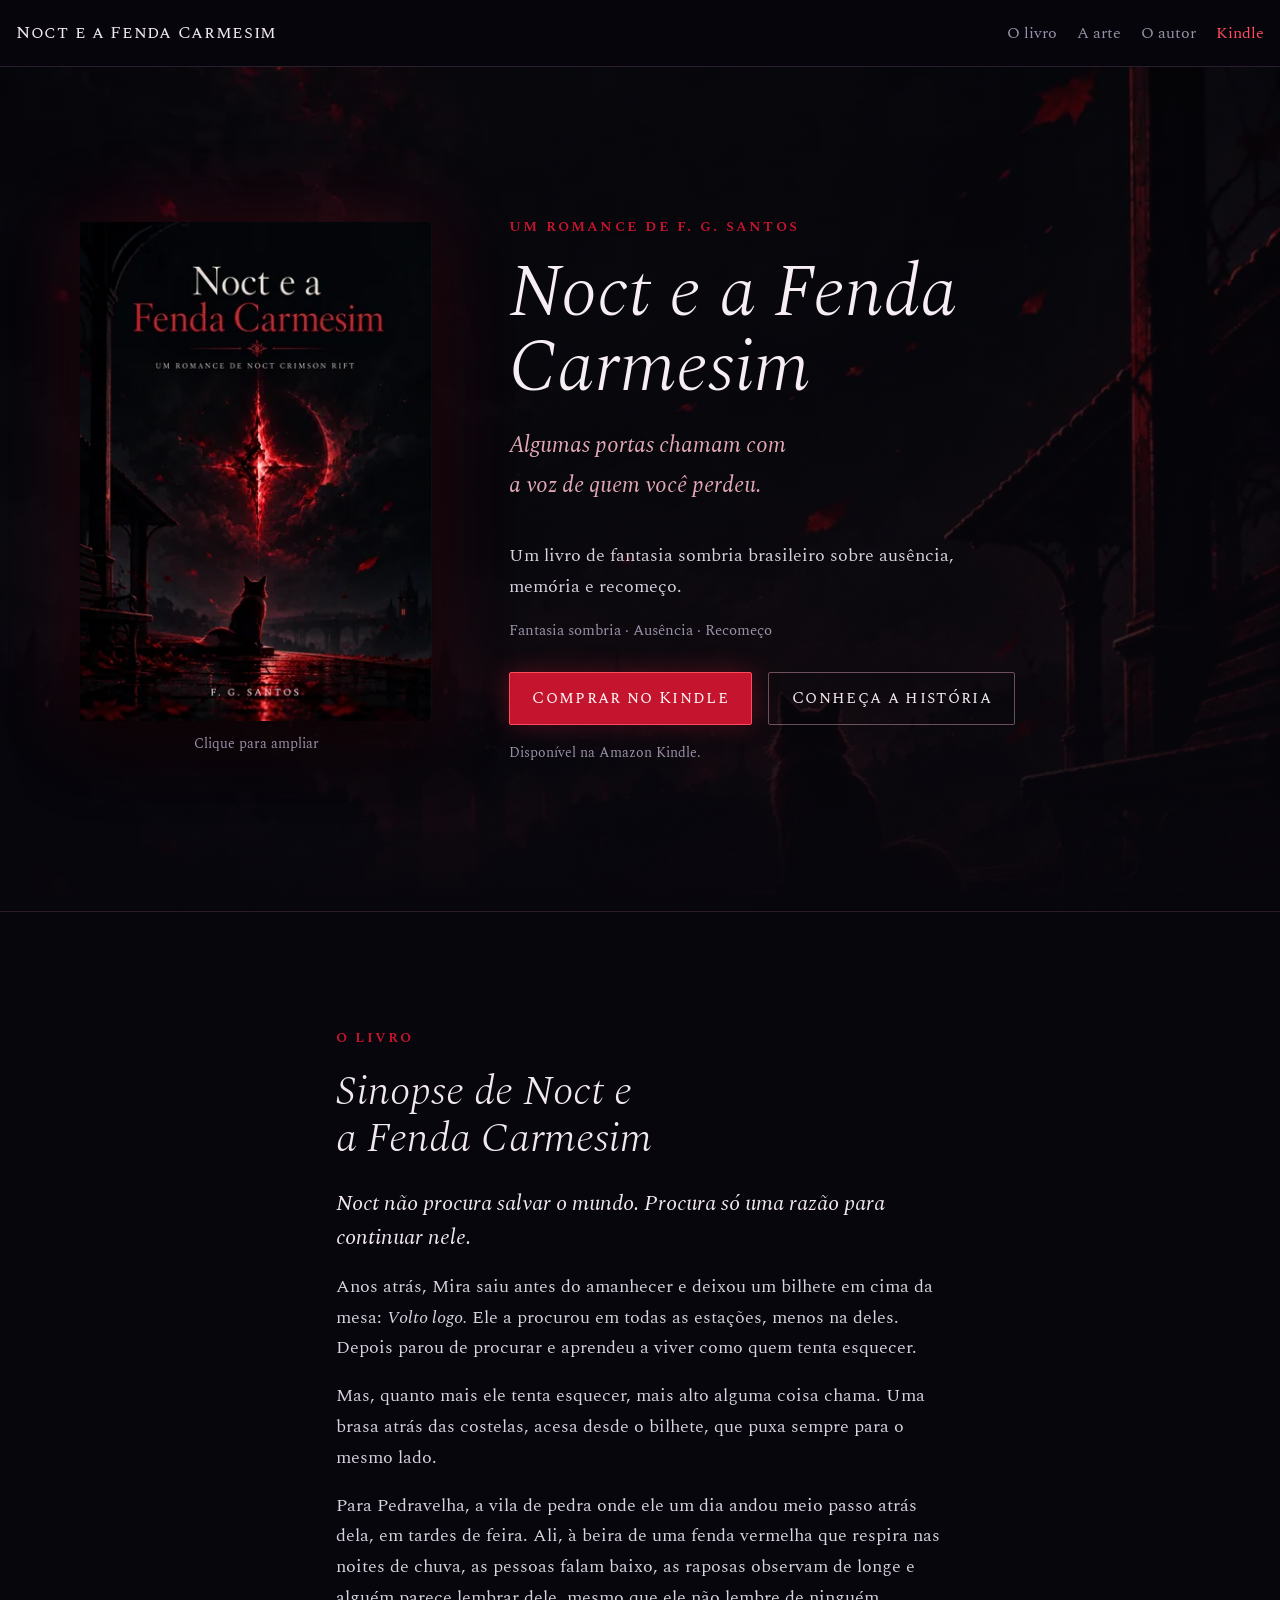
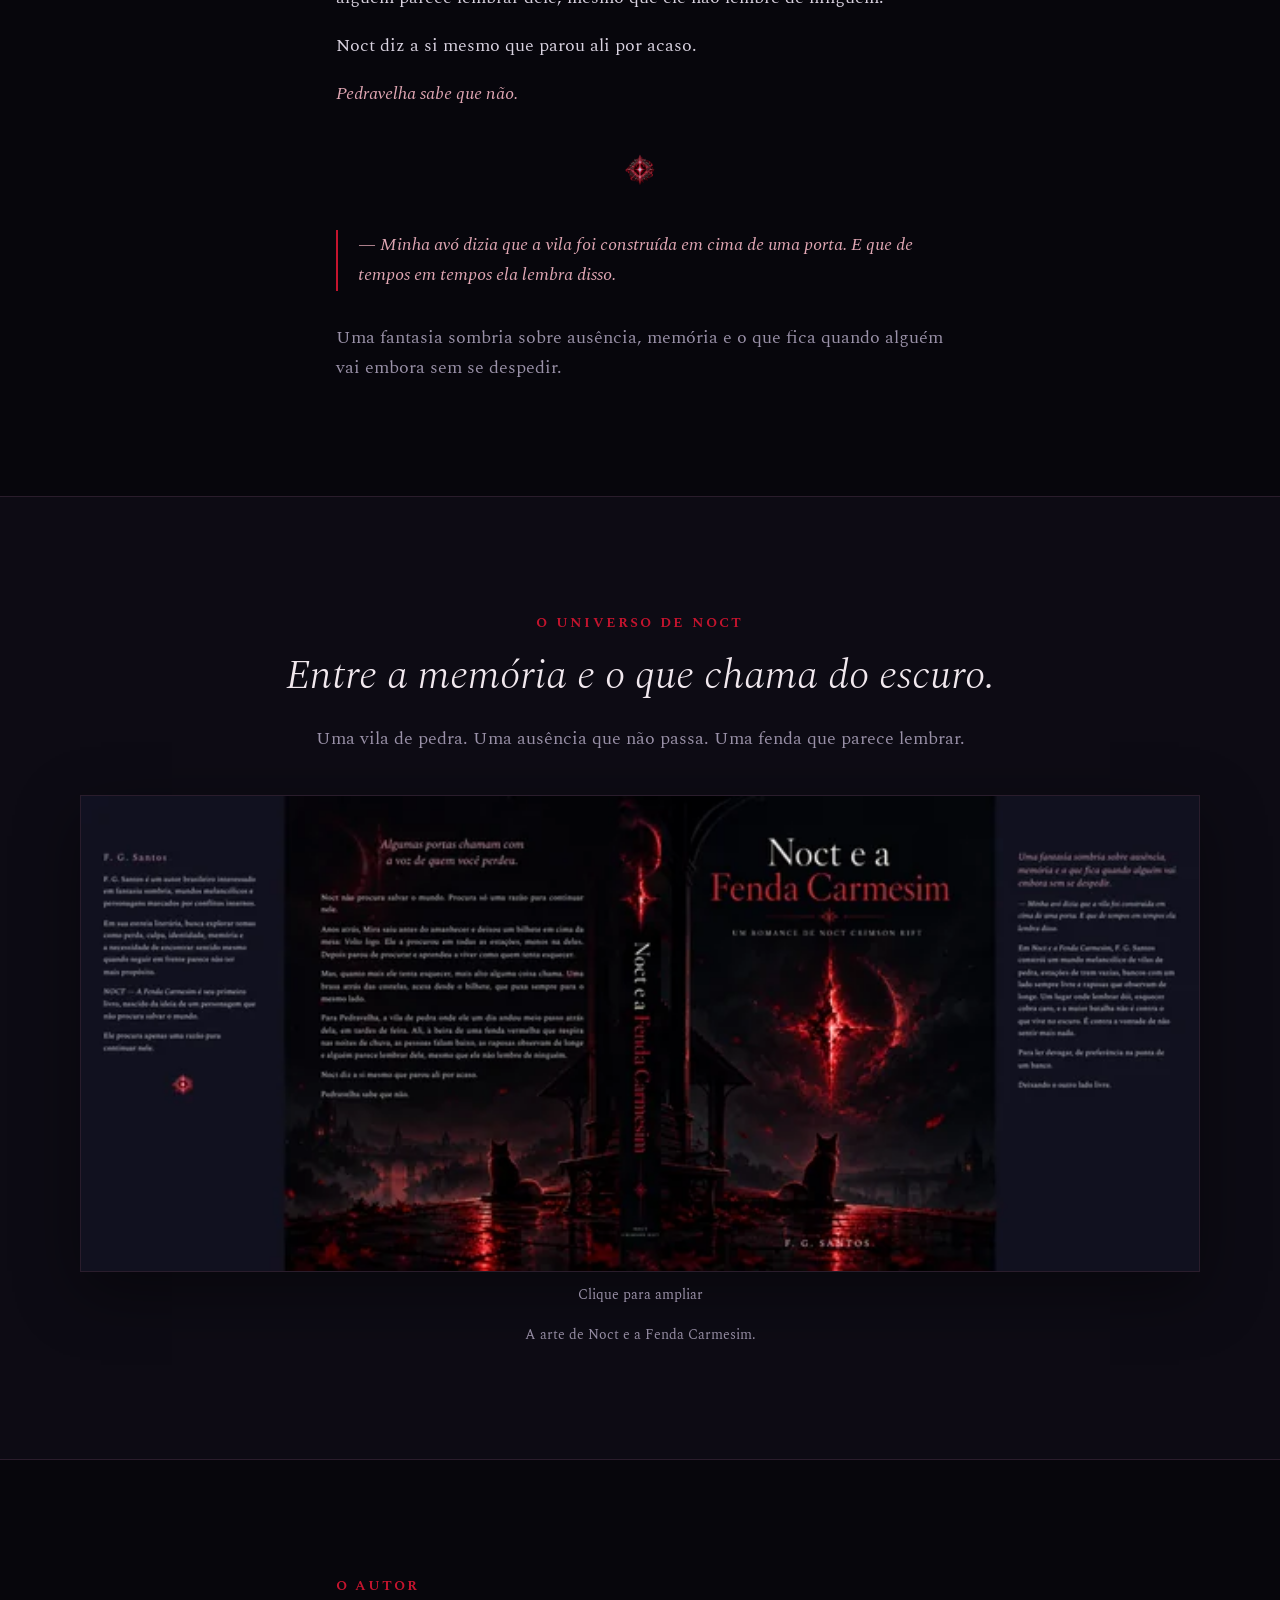
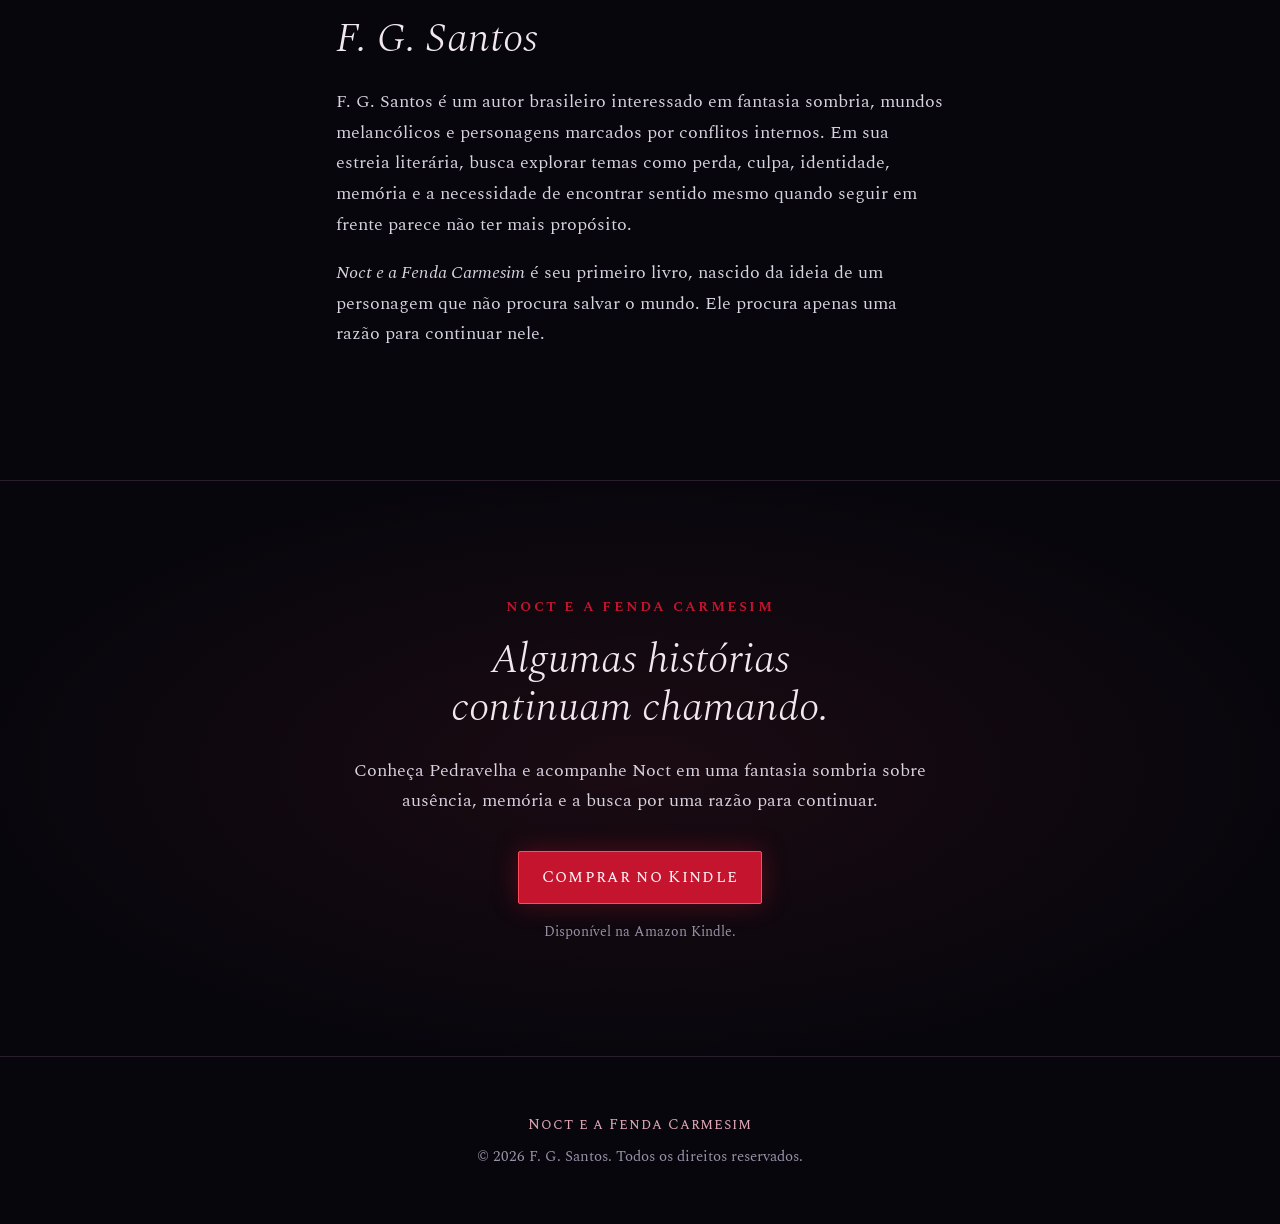
<file: index.html>
<!doctype html>
<html lang="pt-BR">
<head>
<meta charset="utf-8">
<meta name="viewport" content="width=device-width, initial-scale=1, viewport-fit=cover">
<title>Noct e a Fenda Carmesim | Fantasia sombria de F. G. Santos</title>
<meta name="description" content="Conheça Noct e a Fenda Carmesim, livro de fantasia sombria de F. G. Santos. Explore a sinopse, a capa e uma história de ausência, memória e recomeço.">
<link rel="canonical" href="https://noctefendacarmesim.com.br/">
<meta name="author" content="F. G. Santos">
<meta name="robots" content="index, follow, max-image-preview:large">
<meta name="theme-color" content="#07060c">
<meta property="og:type" content="website">
<meta property="og:locale" content="pt_BR">
<meta property="og:site_name" content="Noct e a Fenda Carmesim">
<meta property="og:title" content="Noct e a Fenda Carmesim — F. G. Santos">
<meta property="og:description" content="Conheça Noct e a Fenda Carmesim, livro de fantasia sombria de F. G. Santos. Explore a sinopse, a capa e uma história de ausência, memória e recomeço.">
<meta property="og:url" content="https://noctefendacarmesim.com.br/">
<meta property="og:image" content="https://noctefendacarmesim.com.br/assets/img/capa/capa-social.jpg">
<meta property="og:image:type" content="image/jpeg">
<meta property="og:image:width" content="1130">
<meta property="og:image:height" content="1600">
<meta property="og:image:alt" content="Capa de Noct e a Fenda Carmesim, livro de F. G. Santos">
<meta name="twitter:card" content="summary_large_image">
<meta name="twitter:title" content="Noct e a Fenda Carmesim — F. G. Santos">
<meta name="twitter:description" content="Conheça Noct e a Fenda Carmesim, livro de fantasia sombria de F. G. Santos. Explore a sinopse, a capa e uma história de ausência, memória e recomeço.">
<meta name="twitter:image" content="https://noctefendacarmesim.com.br/assets/img/capa/capa-social.jpg">
<meta name="twitter:image:alt" content="Capa de Noct e a Fenda Carmesim, livro de F. G. Santos">
<link rel="icon" href="assets/img/ui/emblem.png">
<link rel="preconnect" href="https://fonts.googleapis.com">
<link rel="preconnect" href="https://fonts.gstatic.com" crossorigin="anonymous">
<link rel="stylesheet" href="https://fonts.googleapis.com/css2?family=Spectral:ital,wght@0,300;0,400;0,600;1,300;1,400&family=Spectral+SC:wght@400;600&display=swap">
<link rel="stylesheet" href="assets/css/site.css?v=20261114-1">
<script type="application/ld+json">
{
  "@context": "https://schema.org",
  "@graph": [
    {
      "@type": "Person",
      "@id": "https://noctefendacarmesim.com.br/#autor",
      "name": "F. G. Santos",
      "url": "https://noctefendacarmesim.com.br/#autor",
      "description": "Autor brasileiro de fantasia sombria e autor de Noct e a Fenda Carmesim."
    },
    {
      "@type": "Book",
      "@id": "https://noctefendacarmesim.com.br/#obra",
      "name": "Noct e a Fenda Carmesim",
      "url": "https://noctefendacarmesim.com.br/",
      "author": {
        "@id": "https://noctefendacarmesim.com.br/#autor"
      },
      "inLanguage": "pt-BR",
      "genre": "Fantasia sombria",
      "sameAs": "https://www.amazon.com.br/dp/B0HRMB7HX1",
      "workExample": {
        "@type": "Book",
        "bookFormat": "https://schema.org/EBook",
        "inLanguage": "pt-BR",
        "url": "https://www.amazon.com.br/dp/B0HRMB7HX1"
      },
      "description": "Conheça Noct e a Fenda Carmesim, livro de fantasia sombria de F. G. Santos. Explore a sinopse, a capa e uma história de ausência, memória e recomeço.",
      "image": "https://noctefendacarmesim.com.br/assets/img/capa/capa-social.jpg"
    },
    {
      "@type": "WebPage",
      "@id": "https://noctefendacarmesim.com.br/#pagina",
      "url": "https://noctefendacarmesim.com.br/",
      "name": "Noct e a Fenda Carmesim | Fantasia sombria de F. G. Santos",
      "description": "Conheça Noct e a Fenda Carmesim, livro de fantasia sombria de F. G. Santos. Explore a sinopse, a capa e uma história de ausência, memória e recomeço.",
      "inLanguage": "pt-BR",
      "mainEntity": {
        "@id": "https://noctefendacarmesim.com.br/#obra"
      },
      "about": {
        "@id": "https://noctefendacarmesim.com.br/#obra"
      },
      "primaryImageOfPage": {
        "@type": "ImageObject",
        "url": "https://noctefendacarmesim.com.br/assets/img/capa/capa-social.jpg",
        "width": 1130,
        "height": 1600
      }
    }
  ]
}
</script>
</head>
<body>
<a class="pular-conteudo" href="#conteudo">Pular para o conteúdo</a>

<div class="progresso" aria-hidden="true"><div id="barra-progresso"></div></div>

<header class="topo" id="topo">
  <a class="topo-marca" href="#inicio">Noct e a Fenda Carmesim</a>
  <nav class="topo-nav" aria-label="Seções">
    <a href="#livro">O livro</a>
    <a href="#arte">A arte</a>
    <a href="#autor">O autor</a>
    <a href="#kindle" class="nav-kindle">Kindle</a>
  </nav>
</header>

<main id="conteudo">

<section class="abertura" id="inicio">
  <div class="abertura-fundo" aria-hidden="true"></div>
  <div class="largura abertura-grade">
    <figure class="capa">
      <a class="ampliar-imagem" href="assets/img/capa/noct_capa.png" aria-label="Ampliar: Capa do livro Noct e a Fenda Carmesim" aria-haspopup="dialog"><img src="assets/img/capa/capa-720.webp" srcset="assets/img/capa/capa-360.webp 360w, assets/img/capa/capa-720.webp 720w, assets/img/capa/capa-1130.webp 1130w" sizes="(max-width: 760px) 240px, 352px" fetchpriority="high" decoding="async" alt="Capa do livro Noct e a Fenda Carmesim" width="1130" height="1600"><span class="imagem-dica">Clique para ampliar</span></a>
    </figure>
    <div class="abertura-texto">
      <p class="rotulo">Um romance de F. G. Santos</p>
      <h1 id="livro-titulo">Noct e a Fenda Carmesim</h1>
      <p class="chamada">Algumas portas chamam com a voz de quem você perdeu.</p>
      <p class="apresentacao">Um livro de fantasia sombria brasileiro sobre ausência, memória e recomeço.</p>
      <p class="genero">Fantasia sombria · Ausência · Recomeço</p>
      <div class="acoes">
        <a class="botao kindle-link" href="https://www.amazon.com.br/dp/B0HRMB7HX1" target="_blank" rel="noopener">Comprar no Kindle</a>
        <a class="botao botao-vazado" href="#livro">Conheça a história</a>
      </div>
      <p class="disponibilidade">Disponível na Amazon Kindle.</p>
    </div>
  </div>
</section>

<section class="secao" id="livro" aria-labelledby="sinopse-titulo">
  <div class="largura estreita">
    <p class="rotulo">O livro</p>
    <h2 id="sinopse-titulo">Sinopse de Noct e a Fenda Carmesim</h2>
    <div class="sinopse">
      <p class="sinopse-abre">Noct não procura salvar o mundo. Procura só uma razão para continuar nele.</p>
      <p>Anos atrás, Mira saiu antes do amanhecer e deixou um bilhete em cima da mesa: <i>Volto logo.</i> Ele a procurou em todas as estações, menos na deles. Depois parou de procurar e aprendeu a viver como quem tenta esquecer.</p>
      <p>Mas, quanto mais ele tenta esquecer, mais alto alguma coisa chama. Uma brasa atrás das costelas, acesa desde o bilhete, que puxa sempre para o mesmo lado.</p>
      <p>Para Pedravelha, a vila de pedra onde ele um dia andou meio passo atrás dela, em tardes de feira. Ali, à beira de uma fenda vermelha que respira nas noites de chuva, as pessoas falam baixo, as raposas observam de longe e alguém parece lembrar dele, mesmo que ele não lembre de ninguém.</p>
      <p>Noct diz a si mesmo que parou ali por acaso.</p>
      <p class="sinopse-fecha">Pedravelha sabe que não.</p>
    </div>
    <div class="ornamento" aria-hidden="true"></div>
    <blockquote class="citacao">
      <p>— Minha avó dizia que a vila foi construída em cima de uma porta. E que de tempos em tempos ela lembra disso.</p>
    </blockquote>
    <p class="temas">Uma fantasia sombria sobre ausência, memória e o que fica quando alguém vai embora sem se despedir.</p>
  </div>
</section>

<section id="arte" class="secao secao-arte" aria-labelledby="arte-titulo">
  <div class="largura">
    <p class="rotulo">O universo de Noct</p>
    <h2 id="arte-titulo">Entre a memória e o que chama do escuro.</h2>
    <p class="arte-intro">Uma vila de pedra. Uma ausência que não passa. Uma fenda que parece lembrar.</p>
    <figure class="capa-completa">
      <a class="ampliar-imagem" href="assets/img/capa/noct-capa-completa.png" aria-label="Ampliar: Arte completa do livro Noct e a Fenda Carmesim, com contracapa, lombada, capa e orelhas" aria-haspopup="dialog"><img src="assets/img/capa/capa-completa-1280.webp" srcset="assets/img/capa/capa-completa-640.webp 640w, assets/img/capa/capa-completa-1280.webp 1280w, assets/img/capa/capa-completa-2000.webp 2000w" sizes="(max-width: 1152px) calc(100vw - 32px), 1120px" decoding="async" alt="Arte completa do livro Noct e a Fenda Carmesim, com contracapa, lombada, capa e orelhas" width="2000" height="850" loading="lazy"><span class="imagem-dica">Clique para ampliar</span></a>
      <figcaption>A arte de Noct e a Fenda Carmesim.</figcaption>
    </figure>
  </div>
</section>
<section class="secao" id="autor" aria-labelledby="autor-titulo">
  <div class="largura estreita">
    <p class="rotulo">O autor</p>
    <h2 id="autor-titulo">F. G. Santos</h2>
    <p>F. G. Santos é um autor brasileiro interessado em fantasia sombria, mundos melancólicos e personagens marcados por conflitos internos. Em sua estreia literária, busca explorar temas como perda, culpa, identidade, memória e a necessidade de encontrar sentido mesmo quando seguir em frente parece não ter mais propósito.</p>
    <p><i>Noct e a Fenda Carmesim</i> é seu primeiro livro, nascido da ideia de um personagem que não procura salvar o mundo. Ele procura apenas uma razão para continuar nele.</p>
  </div>
</section>

<section class="secao secao-kindle" id="kindle" aria-labelledby="kindle-titulo">
  <div class="largura estreita">
    <p class="rotulo">Noct e a Fenda Carmesim</p>
    <h2 id="kindle-titulo">Algumas histórias continuam chamando.</h2>
    <p>Conheça Pedravelha e acompanhe Noct em uma fantasia sombria sobre ausência, memória e a busca por uma razão para continuar.</p>
    <a class="botao kindle-link" href="https://www.amazon.com.br/dp/B0HRMB7HX1" target="_blank" rel="noopener">Comprar no Kindle</a>
    <p class="disponibilidade">Disponível na Amazon Kindle.</p>
  </div>
</section>
</main>

<footer class="rodape">
  <div class="largura">
    <p class="rodape-titulo">Noct e a Fenda Carmesim</p>
    <p>© 2026 F. G. Santos. Todos os direitos reservados.</p>
  </div>
</footer>

<dialog class="visualizador" id="visualizador" aria-labelledby="imagem-legenda">
  <button class="visualizador-fechar" type="button" aria-label="Fechar imagem ampliada" autofocus>Fechar ×</button>
  <div class="visualizador-conteudo">
    <img id="imagem-ampliada" alt="">
    <p id="imagem-legenda"></p>
  </div>
</dialog>
<script defer src="assets/js/config.js?v=20261114-1"></script>
<script defer src="assets/js/navegacao.js?v=20261114-1"></script>
<script defer src="assets/js/kindle.js?v=20261114-1"></script>
<script defer src="assets/js/galeria.js?v=20261114-1"></script>
</body>
</html>
</file>
<file: assets/css/site.css>
/* Noct e a Fenda Carmesim — site do livro.
   Uma página só: abertura com a capa, o livro (sinopse), a arte, o autor e a chamada para o Kindle. */
:root {
  color-scheme: dark;
  --breu: #07060c;
  --noite: #0d0b14;
  --painel: #14111f;
  --linha: #2a1d2c;
  --carmesim: #c4142e;
  --brilho: #ff4d5e;
  --rosa: #e1a7b4;
  --ouro: #e8c872;
  --texto: #d9d2e0;
  --apagado: #9a91a8;

  --f-titulo: "Spectral SC", "Spectral", Georgia, serif;
  --f-texto: "Spectral", Georgia, "Times New Roman", serif;
  --largura: 72rem;
}

* { box-sizing: border-box; }
[hidden] { display: none !important; }
html { scroll-behavior: smooth; scroll-padding-top: 4rem; }
body {
  margin: 0;
  background: var(--breu);
  color: var(--texto);
  font-family: var(--f-texto);
  font-size: 1.125rem;
  line-height: 1.7;
  overflow-x: hidden;
}
img { max-width: 100%; height: auto; }
a { color: var(--ouro); }
a:focus-visible, button:focus-visible {
  outline: 2px solid var(--ouro);
  outline-offset: 3px;
}

/* Rótulos e títulos pequenos em versalete. */
.rotulo {
  font-family: var(--f-titulo);
  font-size: 1rem;
  letter-spacing: .14em;
  text-transform: lowercase;
  color: var(--rosa);
}
.rotulo { margin: 0 0 1rem; color: var(--carmesim); font-weight: 600; }

.largura { width: 100%; max-width: var(--largura); margin-inline: auto; padding-inline: 16px; }
.estreita { max-width: 40rem; }

/* ---------- Progresso da página e topo ---------- */
.progresso { position: fixed; inset: 0 0 auto 0; height: 2px; z-index: 30; pointer-events: none; }
.progresso div { height: 100%; background: var(--carmesim); transform-origin: left; transform: scaleX(0); box-shadow: 0 0 8px var(--brilho); }
.topo {
  position: sticky;
  top: 0;
  z-index: 20;
  display: flex;
  align-items: center;
  justify-content: space-between;
  gap: .5rem 1.5rem;
  flex-wrap: wrap;
  padding: .7rem 16px;
  background: rgba(7, 6, 12, .85);
  backdrop-filter: blur(6px);
  border-bottom: 1px solid var(--linha);
}
.topo-marca { font-family: var(--f-titulo); font-size: 1.1rem; letter-spacing: .04em; color: #f1e8ee; text-decoration: none; }
.topo-nav { display: flex; flex-wrap: wrap; gap: .25rem 1.25rem; }
.topo-nav a { font-size: 1rem; color: var(--apagado); text-decoration: none; }
.topo-nav a:hover, .topo-nav a.atual { color: #f1e8ee; }
.topo-nav a.nav-kindle { color: var(--brilho); }
@media (max-width: 560px) { .topo-marca { display: none; } .topo { justify-content: center; } }

/* ---------- Abertura ---------- */
.abertura { position: relative; isolation: isolate; overflow: hidden; padding-block: clamp(3rem, 9vw, 7rem); min-height: calc(100vh - 3.5rem); display: flex; align-items: center; }
.abertura-fundo {
  position: absolute; inset: 0; z-index: -1;
  background: linear-gradient(180deg, rgba(7, 6, 12, .55), rgba(7, 6, 12, .8) 70%, var(--breu)), url("../img/capa/fundo.webp") center 70% / cover no-repeat;
}
.abertura-grade { display: grid; grid-template-columns: minmax(0, 22rem) minmax(0, 1fr); gap: clamp(2rem, 6vw, 5rem); align-items: center; }
.capa { margin: 0; }
.capa img { display: block; width: 100%; border-radius: 2px 6px 6px 2px; box-shadow: 0 30px 60px rgba(0, 0, 0, .7), 0 0 80px rgba(196, 20, 46, .25); }
.abertura-texto h1 {
  margin: 0 0 1.25rem;
  font-family: var(--f-texto);
  font-weight: 300;
  font-style: italic;
  font-size: clamp(2.6rem, 7vw, 4.6rem);
  line-height: 1.02;
  color: #f6eef2;
  text-wrap: balance;
}
.chamada { margin: 0 0 2.25rem; max-width: 30rem; font-size: clamp(1.2rem, 2.4vw, 1.45rem); font-style: italic; color: var(--rosa); text-wrap: balance; }
.acoes { display: flex; flex-wrap: wrap; gap: .75rem 1rem; }
.botao {
  display: inline-block;
  font-family: var(--f-titulo);
  font-size: 1.05rem;
  letter-spacing: .08em;
  padding: .7rem 1.4rem;
  color: #fff4f6;
  background: var(--carmesim);
  border: 1px solid var(--brilho);
  border-radius: 2px;
  text-decoration: none;
  box-shadow: 0 0 24px rgba(196, 20, 46, .35);
}
.botao:hover { background: #a30f26; }
.botao-vazado { background: transparent; color: #f1e8ee; border-color: rgba(225, 167, 180, .45); box-shadow: none; }
.botao-vazado:hover { background: rgba(225, 167, 180, .08); }
@media (max-width: 760px) {
  .abertura { min-height: 0; }
  .abertura-grade { grid-template-columns: minmax(0, 1fr); text-align: center; }
  .capa { max-width: 15rem; margin-inline: auto; }
  .chamada { margin-inline: auto; }
  .acoes { justify-content: center; }
}

/* ---------- Seções ---------- */
.secao { padding-block: clamp(4rem, 10vw, 7rem); border-top: 1px solid var(--linha); }
.secao h2 { margin: 0 0 1.5rem; font-weight: 300; font-style: italic; font-size: clamp(1.9rem, 4.5vw, 2.6rem); line-height: 1.15; color: #f1e8ee; text-wrap: balance; }
.secao p { text-wrap: pretty; }
.sinopse p { margin: 0 0 1.1rem; }
.sinopse-abre { font-size: 1.4rem; font-style: italic; line-height: 1.5; color: #f1e8ee; }
.sinopse-fecha { font-style: italic; color: var(--rosa); }
.ornamento { width: 32px; height: 32px; margin: 2.75rem auto; background: url("../img/ui/emblem.png") center / contain no-repeat; opacity: .75; }
.citacao { margin: 0 0 2rem; padding: 0 0 0 1.25rem; border-left: 2px solid var(--carmesim); font-style: italic; color: var(--rosa); }
.citacao p { margin: 0; }
.temas { margin: 0; color: var(--apagado); }


/* ---------- Rodapé ---------- */
.rodape { padding-block: 3rem; border-top: 1px solid var(--linha); background: var(--breu); color: var(--apagado); font-size: .95rem; text-align: center; }
.rodape p { margin: .4rem 0; }
.rodape-titulo { font-family: var(--f-titulo); letter-spacing: .06em; color: var(--rosa); }

@media (prefers-reduced-motion: reduce) {
  html { scroll-behavior: auto; }
}

/* Vitrine do livro e lançamento no Kindle. */
.genero { color: var(--apagado); font-size: .95rem; margin: -1rem 0 1.75rem; }
.disponibilidade { margin: 1rem 0 0; color: var(--apagado); font-size: .9rem; }
.botao[aria-disabled="true"] { background: #39141e; border-color: #86404e; color: #e1a7b4; box-shadow: none; cursor: default; }
.secao-arte { text-align: center; background: var(--noite); }
.arte-intro { color: var(--apagado); margin-bottom: 2.5rem; }
.capa-completa { margin: 0; }
.capa-completa img { display: block; width: 100%; border: 1px solid var(--linha); box-shadow: 0 20px 60px #0006; }
.capa-completa figcaption { margin-top: 1rem; color: var(--apagado); font-size: .9rem; }
.secao-kindle { text-align: center; background: radial-gradient(ellipse at center, #39121c66, transparent 75%); }
.secao-kindle .botao { margin-top: 1rem; }

/* Imagens ampliadas, acessíveis também pelo teclado. */
.ampliar-imagem { display: block; position: relative; cursor: zoom-in; color: var(--texto); text-decoration: none; }
.imagem-dica { display: block; margin-top: .75rem; font-size: .85rem; text-align: center; color: var(--apagado); }
.ampliar-imagem:hover .imagem-dica { color: var(--rosa); }
.visualizador { position: fixed; inset: 0; width: 100vw; max-width: none; height: 100dvh; max-height: none; margin: 0; padding: 4.5rem 1rem 1rem; border: 0; background: transparent; color: var(--texto); overflow: auto; }
.visualizador::backdrop { background: rgba(3, 2, 6, .95); }
.visualizador-conteudo { width: fit-content; max-width: 100%; margin: auto; text-align: center; }
.visualizador-conteudo img { display: block; width: auto; max-width: 100%; max-height: calc(100dvh - 9rem); margin: auto; object-fit: contain; }
.visualizador-conteudo p { margin: .8rem 0 0; font-size: .95rem; color: var(--apagado); }
.visualizador-fechar { position: fixed; top: 1rem; right: 1rem; z-index: 1; padding: .6rem 1rem; font: inherit; font-size: 1rem; color: #fff4f6; background: var(--painel); border: 1px solid var(--rosa); border-radius: 2px; cursor: pointer; }
.visualizador-fechar:hover { background: #39141e; }

/* Acesso direto ao conteúdo e dimensões consistentes. */
:root { --espaco-secao: clamp(4rem, 10vw, 7rem); }
.secao { padding-block: var(--espaco-secao); }
.pular-conteudo { position: fixed; top: .5rem; left: .5rem; z-index: 100; padding: .6rem 1rem; background: var(--painel); transform: translateY(-160%); }
.pular-conteudo:focus { transform: translateY(0); }
.botao { min-height: 44px; text-align: center; }
.topo-nav a { display: inline-flex; align-items: center; min-height: 44px; }
@media (max-width: 560px) {
  .acoes { flex-direction: column; align-items: stretch; }
  .acoes .botao { width: 100%; }
  .visualizador-conteudo p { font-size: .85rem; }
}

.apresentacao { max-width: 32rem; color: var(--texto); margin: 0 0 2rem; }
@media (max-width: 760px) { .apresentacao { margin-inline: auto; } }
</file>
